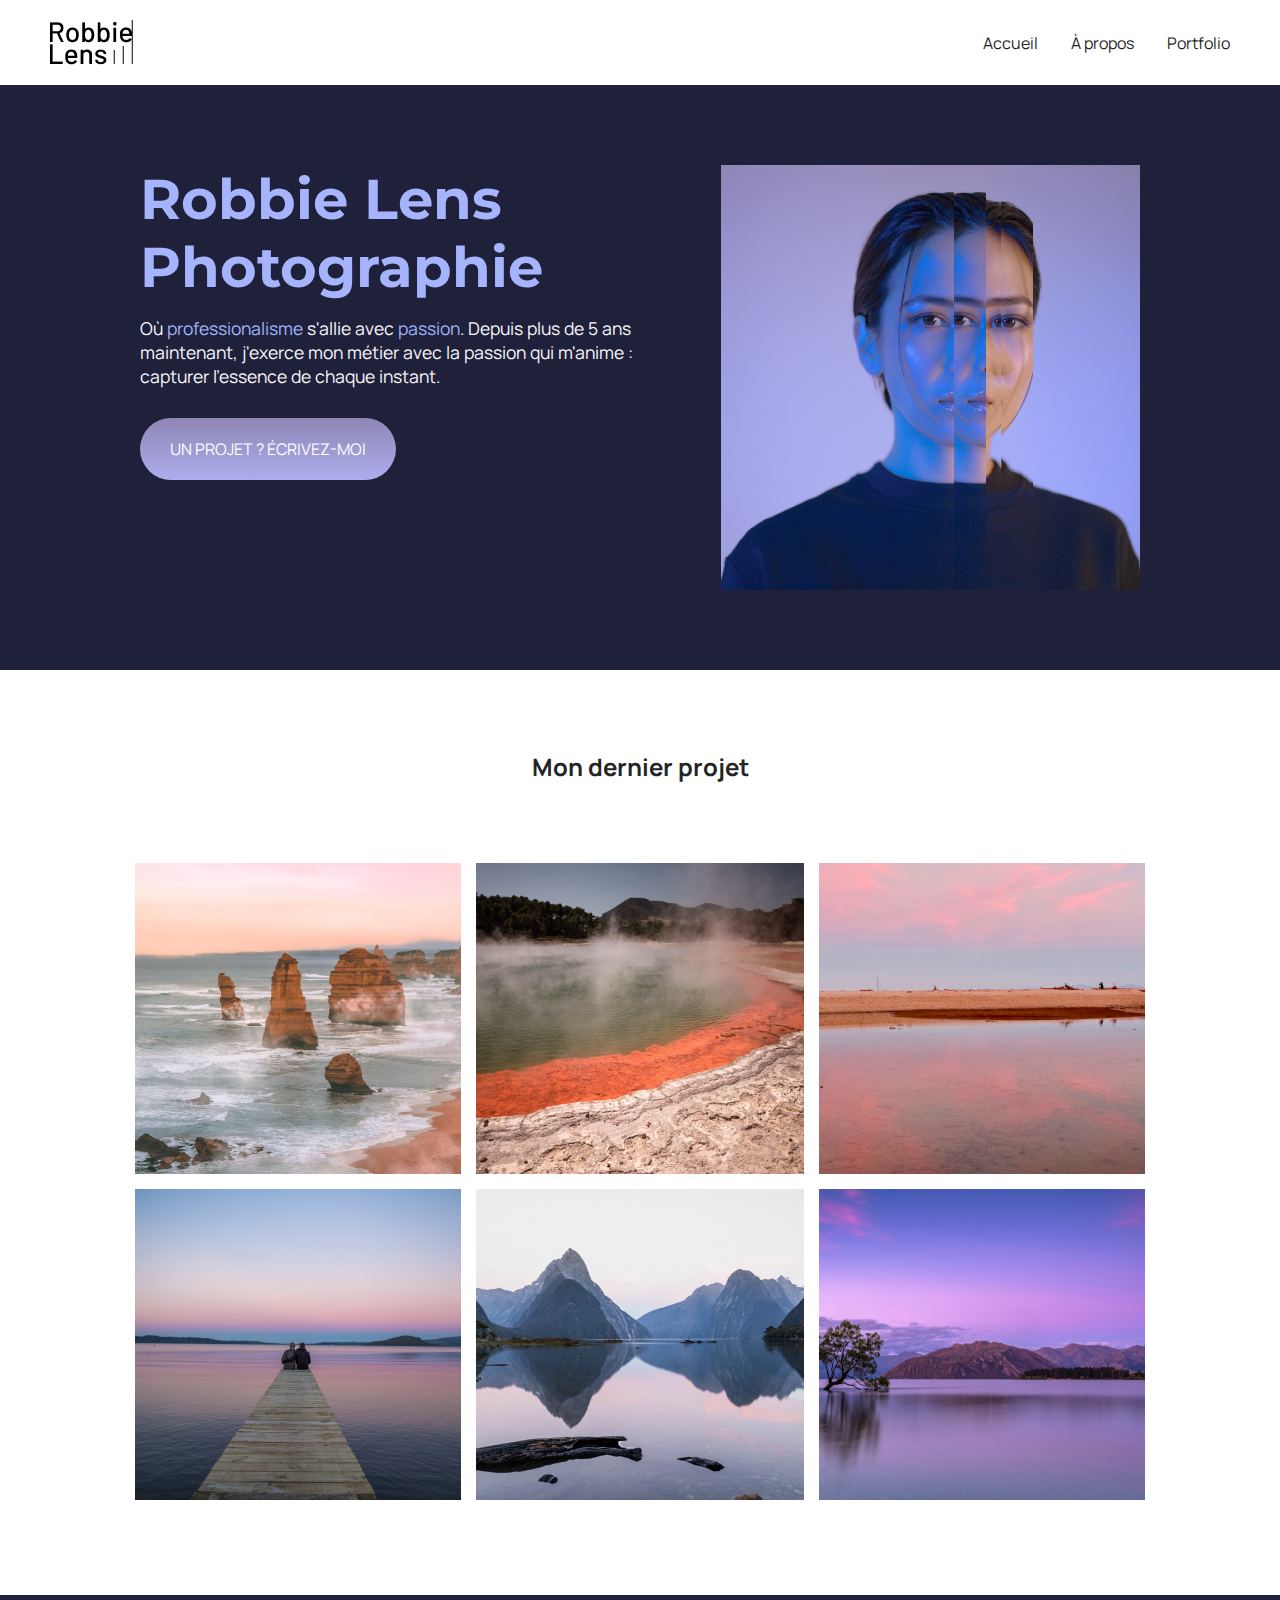
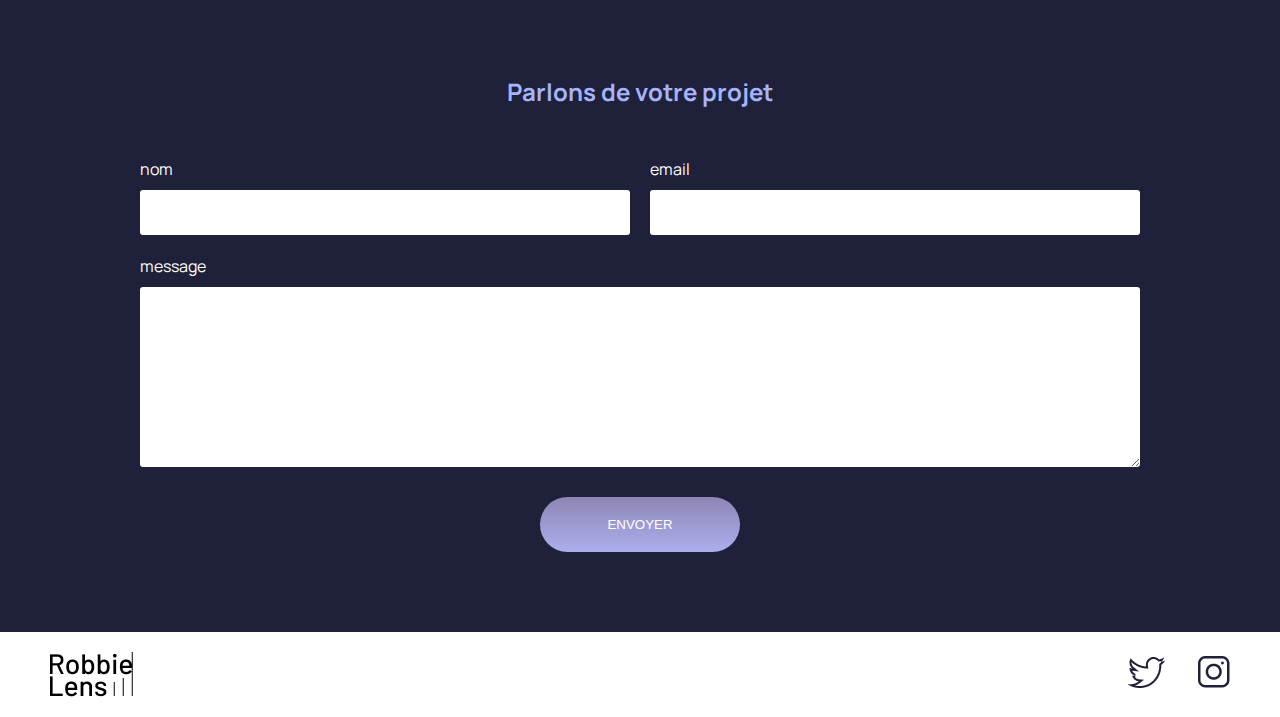
<file: index.html>
<!DOCTYPE html>
<html lang="fr">

<head>
    <meta charset="utf-8" >
    <title>Accueil - Robbie Lens Photographie</title>
    <link href="style/style.css" rel="stylesheet" >
    <link href="style/index.css" rel="stylesheet" >
    <link rel="preconnect" href="https://fonts.googleapis.com">
    <link rel="preconnect" href="https://fonts.gstatic.com" crossorigin>
    <link href="https://fonts.googleapis.com/css2?family=Manrope&family=Montserrat&display=swap" rel="stylesheet">
</head>

<body>
    <header>
        <nav>
            <img src="images/logo.png" alt="Logo Robbie Lens" >
            <div>
                <a href="index.html">Accueil</a>
                <a href="a-propos.html">À propos</a>
                <a href="portfolio.html">Portfolio</a>
            </div>
        </nav>
    </header>
    <main>
        <section class="accueil-introduction">
            <div>
                <h1>Robbie Lens Photographie</h1>
                <p>
                    Où <em>professionalisme</em> s'allie avec <em>passion</em>. Depuis
                    plus de 5 ans maintenant, j'exerce mon métier avec la passion
                    qui m'anime : capturer l'essence de chaque instant.
                </p>
                <a href="#contact" class="cta">UN PROJET ? ÉCRIVEZ-MOI</a>
            </div>
            <img src="images/robbie-lens.png" alt="Portrait avec effet de la photographe Robbie Lens" >
        </section>
        <section class="accueil-photos">
            <h2>Mon dernier projet</h2>
            <div>
                <img src="images/accueil/element-1.png" alt="Twelve apostles - Australie" >
                <img src="images/accueil/element-2.png" alt="Wai-O-Tapu - Nouvelle-Zélande" >
                <img src="images/accueil/element-3.png" alt="Parc National d'Abel Tasman - Nouvelle-Zélande" >
            </div>
            <div>
                <img src="images/accueil/element-4.png" alt="Lac Rotorua - Nouvelle-Zélande" >
                <img src="images/accueil/element-5.png" alt="Milford Sound - Nouvelle-Zélande" >
                <img src="images/accueil/element-6.png" alt="Lac Wanaka - Nouvelle-Zélande" >
            </div>
        </section>
        <section id="contact" class="section-contact">
            <h2>Parlons de votre projet</h2>
            <form method="get" action="#">
                <div class="form-nom-email">
                    <div class="form-column">
                        <label for="nom">nom</label>
                        <input type="text" name="nom" id="nom" >
                    </div>
                    <div class="form-column">
                        <label for="email">email</label>
                        <input type="email" name="email" id="email" >
                    </div>
                </div>
                <label for="message">message</label>
                <textarea name="message" id="message" rows="10"></textarea>
                <input type="submit" value="ENVOYER" class="cta" >
            </form>
        </section>
    </main>
    <footer>
        <img src="images/logo.png" alt="Logo Robbie Lens" >
        <div>
            <a target="_blank" href="https://twitter.com/" class="lien-icone">
                <img src="images/twitter.png" alt="Logo Twitter" >
            </a>
            <a target="_blank" href="https://www.instagram.com/" class="lien-icone">
                <img src="images/instagram.png" alt="Logo Instagram" >
            </a>
        </div>
    </footer>
</body>

</html>
</file>
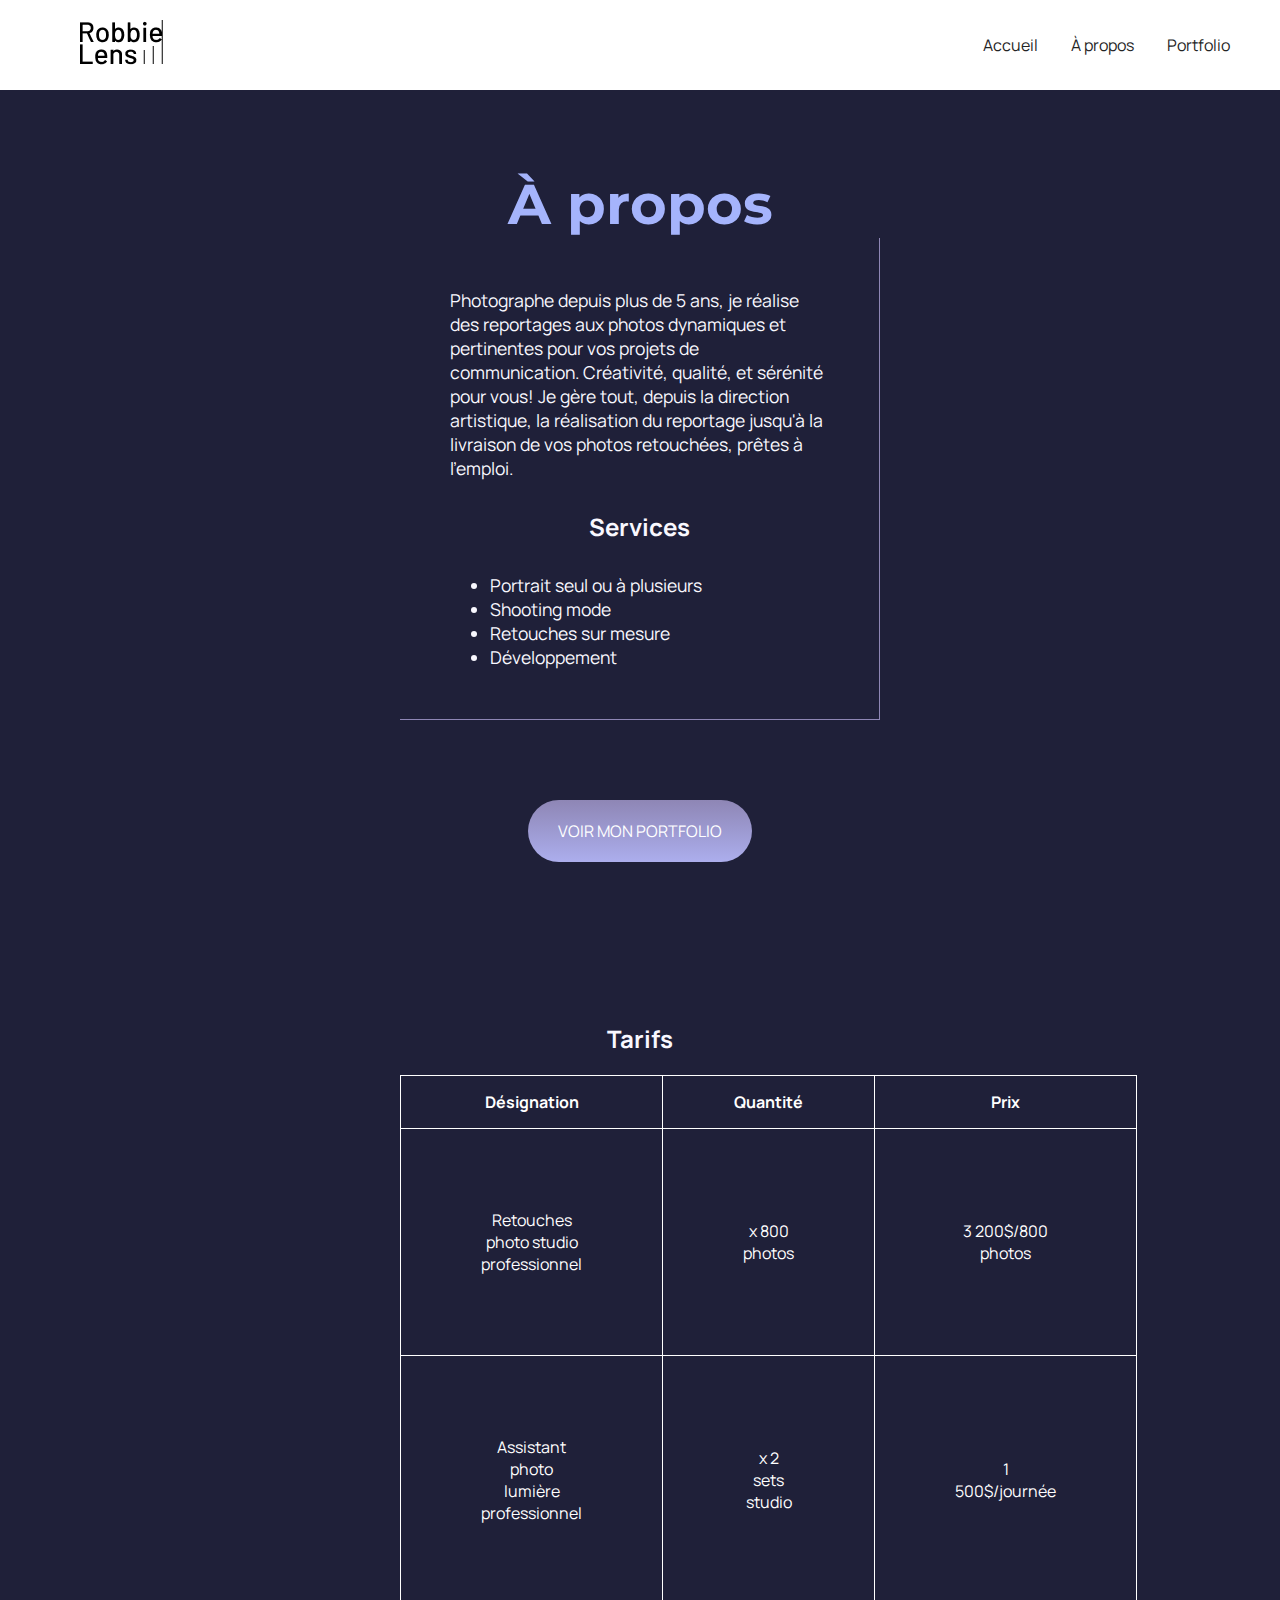
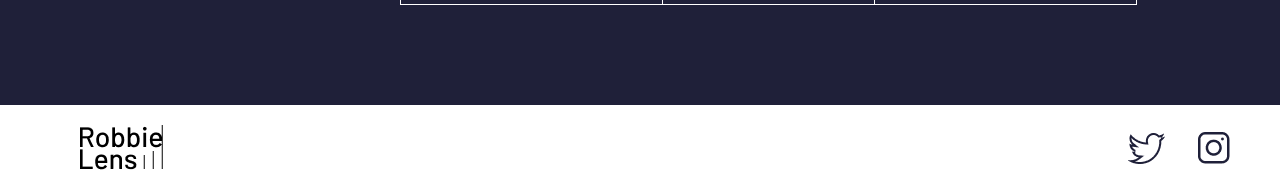
<file: a-propos.html>
<!DOCTYPE html>
<html lang="fr">

<head>
    <meta charset="utf-8" >
    <title>À propos - Robbie Lens Photographie</title>
    <link href="style/style.css" rel="stylesheet" >
    <link href="style/a-propos.css" rel="stylesheet" >
    <link rel="preconnect" href="https://fonts.googleapis.com">
    <link rel="preconnect" href="https://fonts.gstatic.com" crossorigin>
    <link href="https://fonts.googleapis.com/css2?family=Manrope&family=Montserrat&display=swap" rel="stylesheet">
</head>

<body>
    <header>
        <nav>
            <a href="index.html" class="lien-icone">
                <img src="images/logo.png" alt="Logo Robbie Lens" >
            </a>
            <div>
                <a href="index.html">Accueil</a>
                <a href="a-propos.html">À propos</a>
                <a href="portfolio.html">Portfolio</a>
            </div>
        </nav>
    </header>
    <main class="a-propos-main">
        <section>
            <h1>À propos</h1>
            <div class="carre-contenu">
                <p>
                    Photographe depuis plus de 5 ans, je réalise des reportages aux photos dynamiques et pertinentes
                    pour
                    vos
                    projets de communication. Créativité, qualité, et sérénité pour vous! Je gère tout, depuis la
                    direction
                    artistique, la réalisation du reportage jusqu'à la livraison de vos photos retouchées, prêtes à
                    l'emploi.
                </p>
                <h2>Services</h2>
                <ul>
                    <li>Portrait seul ou à plusieurs</li>
                    <li>Shooting mode</li>
                    <li>Retouches sur mesure</li>
                    <li>Développement</li>
                </ul>
            </div>
            <div>
                <a href="portfolio.html" class="cta">VOIR MON PORTFOLIO</a>
            </div>
        </section>
        <section class="section-tarifs">
            <h2>Tarifs</h2>
            <table>
                <tr>
                    <th>Désignation</th>
                    <th>Quantité</th>
                    <th>Prix</th>
                </tr>
                <tr>
                    <td>Retouches photo studio professionnel</td>
                    <td>x 800 photos</td>
                    <td>3 200$/800 photos</td>
                </tr>
                <tr>
                    <td>Assistant photo lumière professionnel</td>
                    <td>x 2 sets studio</td>
                    <td>1 500$/journée</td>
                </tr>
            </table>
        </section>
    </main>
    <footer>
        <a href="index.html" class="lien-icone">
            <img src="images/logo.png" alt="Logo Robbie Lens" >
        </a>
        <div>
            <a target="_blank" href="https://twitter.com/" class="lien-icone">
                <img src="images/twitter.png" alt="Logo Twitter" >
            </a>
            <a target="_blank" href="https://www.instagram.com/" class="lien-icone">
                <img src="images/instagram.png" alt="Logo Instagram" >
            </a>
        </div>
    </footer>
</body>

</html>
</file>
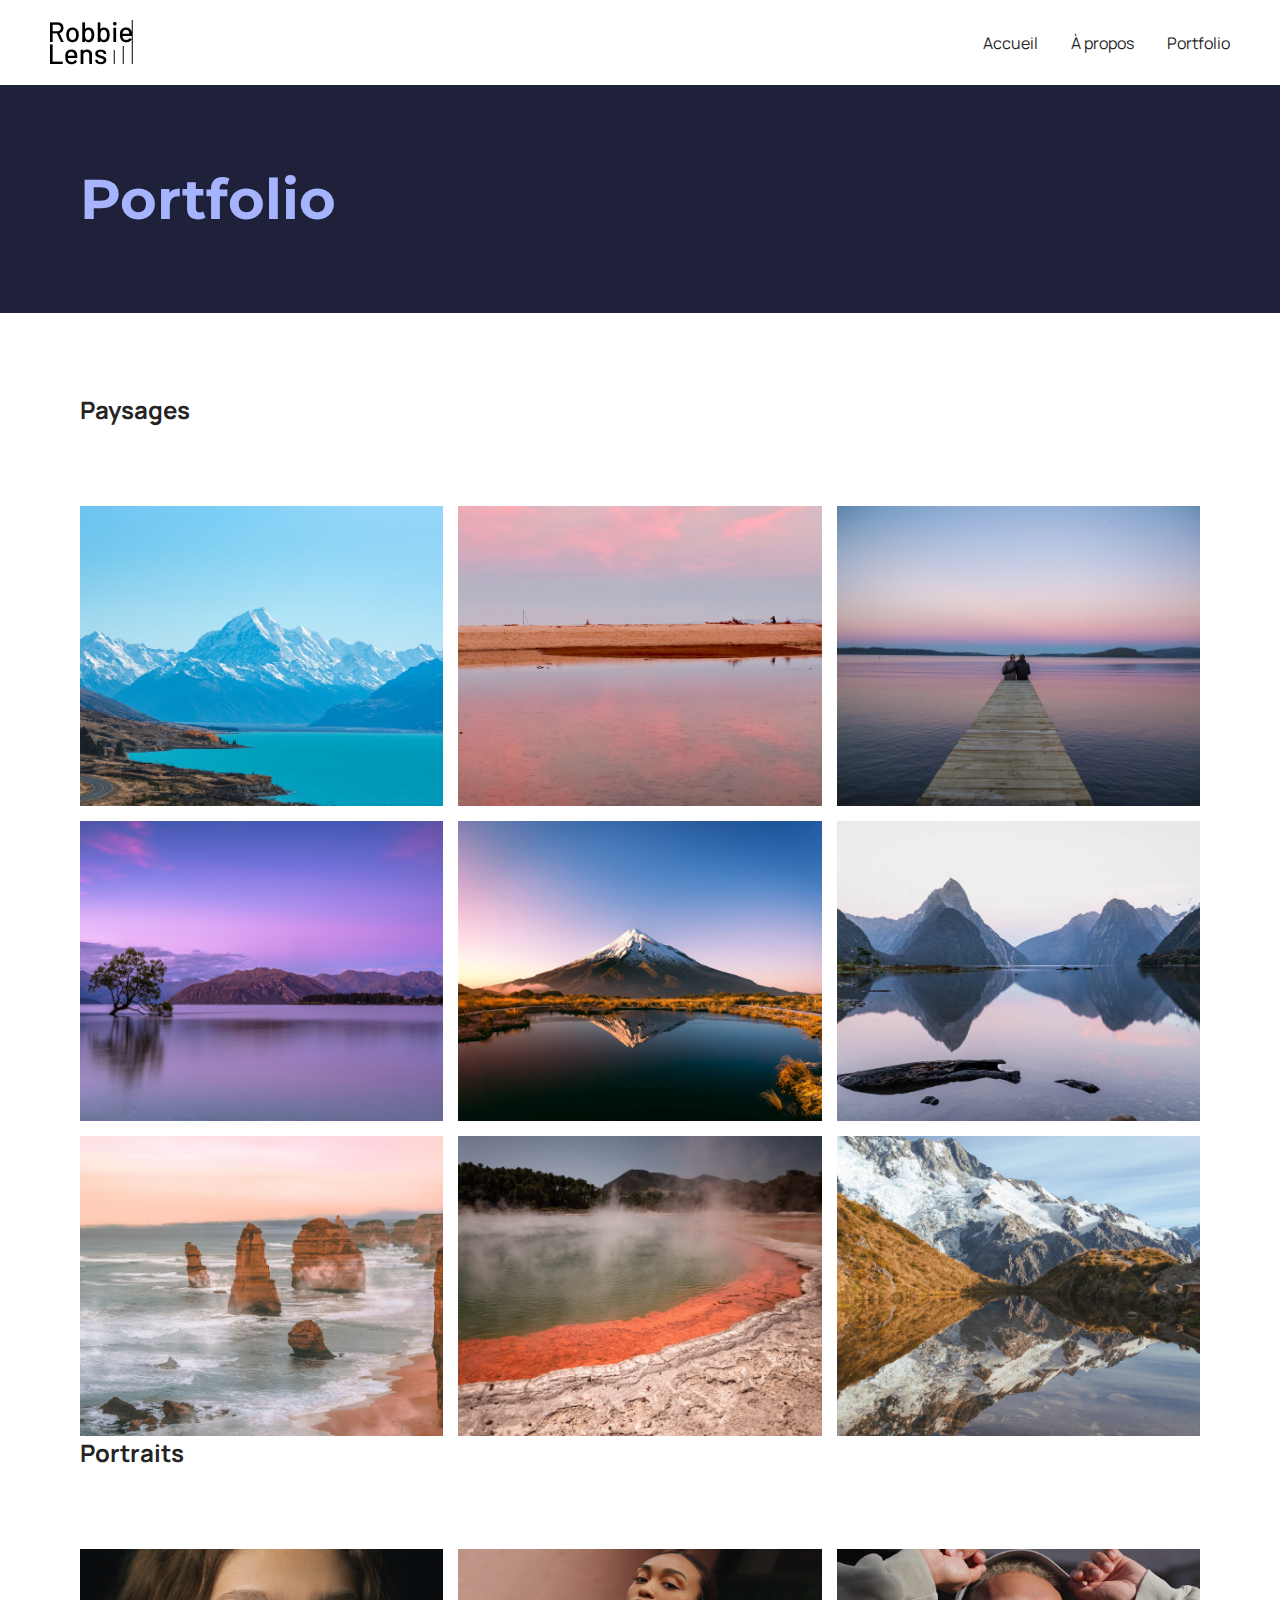
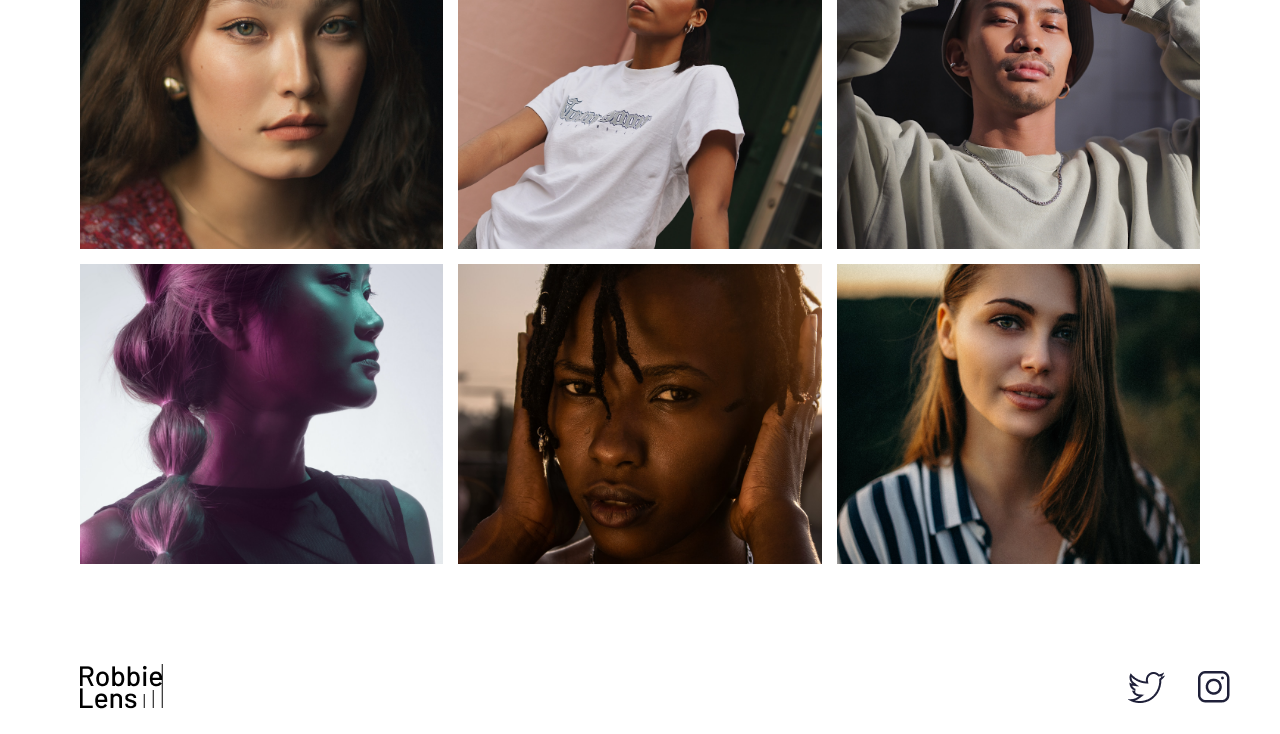
<file: portfolio.html>
<!DOCTYPE html>
<html lang="fr">

<head>
    <meta charset="utf-8" >
    <title>Portfolio - Robbie Lens Photographie</title>
    <link href="style/style.css" rel="stylesheet" >
    <link href="style/portfolio.css" rel="stylesheet" >
    <link rel="preconnect" href="https://fonts.googleapis.com">
    <link rel="preconnect" href="https://fonts.gstatic.com" crossorigin>
    <link href="https://fonts.googleapis.com/css2?family=Manrope&family=Montserrat&display=swap" rel="stylesheet">
</head>

<body>
    <header>
        <nav>
            <img src="images/logo.png" alt="Logo Robbie Lens" >
            <div>
                <a href="index.html">Accueil</a>
                <a href="a-propos.html">À propos</a>
                <a href="portfolio.html">Portfolio</a>
            </div>
        </nav>
    </header>
    <main>
        <section>
            <h1>Portfolio</h1>
        </section>
        <section class="portfolio-section-photos">
            <h2>Paysages</h2>
            <div class="grid-paysages">
                <a href="images/portfolio/paysage1.jpg" class="lien-conteneur-photo">
                    <img src="images/portfolio/paysage1.jpg" alt="Mont Aoraki - Nouvelle-Zélande" >
                    <div class="photo-hover">Voir la photo</div>
                </a>
                <a href="images/portfolio/paysage2.jpg" class="lien-conteneur-photo">
                    <img src="images/portfolio/paysage2.jpg" alt="Parc National d'Abel Tasman - Nouvelle-Zélande" >
                    <div class="photo-hover">Voir la photo</div>
                </a>
                <a href="images/portfolio/paysage3.jpg" class="lien-conteneur-photo">
                    <img src="images/portfolio/paysage3.jpg" alt="Lac Rotorua - Nouvelle-Zélande" >
                    <div class="photo-hover">Voir la photo</div>
                </a>
                <a href="images/portfolio/paysage4.jpg" class="lien-conteneur-photo">
                    <img src="images/portfolio/paysage4.jpg" alt="Lac Wanaka - Nouvelle-Zélande" >
                    <div class="photo-hover">Voir la photo</div>
                </a>
                <a href="images/portfolio/paysage5.jpg" class="lien-conteneur-photo">
                    <img src="images/portfolio/paysage5.jpg" alt="Mont Taranaki - Nouvelle-Zélande" >
                    <div class="photo-hover">Voir la photo</div>
                </a>
                <a href="images/portfolio/paysage6.jpg" class="lien-conteneur-photo">
                    <img src="images/portfolio/paysage6.jpg" alt="Milford Sound - Nouvelle-Zélande" >
                    <div class="photo-hover">Voir la photo</div>
                </a>
                <a href="images/portfolio/paysage7.jpg" class="lien-conteneur-photo">
                    <img src="images/portfolio/paysage7.jpg" alt="Twelve Apostle - Australie" >
                    <div class="photo-hover">Voir la photo</div>
                </a>
                <a href="images/portfolio/paysage8.jpg" class="lien-conteneur-photo">
                    <img src="images/portfolio/paysage8.jpg" alt="Wai-O-Tapu - Nouvelle-Zélande" >
                    <div class="photo-hover">Voir la photo</div>
                </a>
                <a href="images/portfolio/paysage9.jpg" class="lien-conteneur-photo">
                    <img src="images/portfolio/paysage9.jpg" alt="Mont Cook - Nouvelle Zélande" >
                    <div class="photo-hover">Voir la photo</div>
                </a>
            </div>
            <h2>Portraits</h2>
            <div class="grid-portraits">
                <a href="images/portfolio/portrait1.jpg" class="lien-conteneur-photo">
                    <img src="images/portfolio/portrait1.jpg" alt="Portrait jeune femme 1" >
                    <div class="photo-hover">Voir la photo</div>
                </a>
                <a href="images/portfolio/portrait2.jpg" class="lien-conteneur-photo">
                    <img src="images/portfolio/portrait2.jpg" alt="Portrait jeune femme 2" >
                    <div class="photo-hover">Voir la photo</div>
                </a>
                <a href="images/portfolio/portrait3.jpg" class="lien-conteneur-photo">
                    <img src="images/portfolio/portrait3.jpg" alt="Portrait jeune homme 3" >
                    <div class="photo-hover">Voir la photo</div>
                </a>
                <a href="images/portfolio/portrait4.jpg" class="lien-conteneur-photo">
                    <img src="images/portfolio/portrait4.jpg" alt="Portrait jeune femme 4" >
                    <div class="photo-hover">Voir la photo</div>
                </a>
                <a href="images/portfolio/portrait5.jpg" class="lien-conteneur-photo">
                    <img src="images/portfolio/portrait5.jpg" alt="Portrait jeune femme 5" >
                    <div class="photo-hover">Voir la photo</div>
                </a>
                <a href="images/portfolio/portrait6.jpg" class="lien-conteneur-photo">
                    <img src="images/portfolio/portrait6.jpg" alt="Portrait jeune femme 6" >
                    <div class="photo-hover">Voir la photo</div>
                </a>

            </div>
        </section>
    </main>
    <footer>
        <a href="index.html" class="lien-icone">
            <img src="images/logo.png" alt="Logo Robbie Lens" >
        </a>
        <div>
            <a target="_blank" href="https://twitter.com/" class="lien-icone">
                <img src="images/twitter.png" alt="Logo Twitter" >
            </a>
            <a target="_blank" href="https://www.instagram.com/" class="lien-icone">
                <img src="images/instagram.png" alt="Logo Instagram" >
            </a>
        </div>
    </footer>
</body>

</html>
</file>
<file: style/style.css>
* {
    margin: 0;
  }
  
  body {
    font-family: 'Manrope', sans-serif;
    font-size: 1em;
    background-color: #1f2039;
  }
  
  a {
    color: #242424;
    text-decoration: none;
  }
  
  em {
    color: #a5b4fc;
    font-style: normal;
  }
  
  h1 {
    font-size: 3.5em;
    color: #a5b4fc;
    font-family: 'Montserrat', sans-serif;
  }
  
  h2 {
    color: #f9f8ff;
  }
  
  p,
  li {
    font-size: 1.1em;
    color: #f9f8ff;
  }
  
  header,
  footer {
    background-color: white;
    padding: 20px 50px;
  }
  
  .cta {
    display: inline-block;
    background: linear-gradient(#8e86b5, #acaeed);
    color: white;
    border-radius: 50px;
    padding: 20px 30px;
  }
  
  a:hover {
    text-decoration: underline;
  }
  
  .cta:hover {
    background: linear-gradient(#696484, #8788ba);
    text-decoration: none;
  }
  
  .lien-icone {
    margin-left: 30px;
  }
  
  .lien-icone:hover {
    opacity: 0.5;
  }
  
  section {
    padding: 80px;
  }
  
  footer,
  nav {
    display: flex;
    flex-direction: row;
    align-items: center;
    justify-content: space-between;
  }
  
  nav a {
    margin-left: 30px;
  }

@media screen and (max-width: 996px) {
  header nav {
    flex-direction: column;
    align-items: center;
    justify-content: center;
  }

  header nav img {
    margin-bottom: 20px;
  }

  header,
  footer {
    padding: 20px 20px;
  }

  h1 {
    font-size: 2em;
  }

  section {
    padding: 50px 20px 50px 20px;
  }

  nav a {
    margin-left: 10px;
    margin-right: 10px;
  }
}
</file>
<file: style/index.css>
.accueil-photos {
    background-color: white;
    padding: 80px;
  }
  
  .accueil-photos h2 {
    color: #242424;
    text-align: center;
    margin-bottom: 80px;
  }
  
  .accueil-photos div {
    display: flex;
    flex-direction: row;
    gap: 15px;
    justify-content: center;
    margin-bottom: 15px;
  }
  
  .accueil-introduction {
    display: flex;
    flex-direction: row;
    max-width: 1000px;
    align-items: flex-start;
    margin: auto;
  }
  
  .accueil-introduction h1 {
    margin-bottom: 15px;
  }
  
  .accueil-introduction p {
    margin-bottom: 30px;
  }
  
  .accueil-introduction div {
    padding-right: 80px;
  }

.section-contact h2 {
  color: #a5b4fc;
  text-align: center;
  margin-bottom: 50px;
}

form {
  display: flex;
  flex-direction: column;
  max-width: 1000px;
  margin: auto;
  color: white;
}

.form-nom-email {
  display: flex;
  flex-direction: row;
  gap: 20px;
}

.form-column {
  flex: 1;
  display: flex;
  flex-direction: column;
  margin-bottom: 20px;
}

input,
textarea {
  padding: 15px;
  border-radius: 3px;
  border: none;
}

label {
  margin-bottom: 10px;
}

input[type='submit'] {
  width: 200px;
  margin: auto;
  margin-top: 30px;
}

@media screen and (max-width: 996px) {
  .accueil-introduction {
    flex-direction: column;
    align-items: center;
    justify-content: center;
  }

  .accueil-introduction div {
    padding-right: 0;
    text-align: center;
    order: 2;
  }

  .accueil-introduction img {
    order: 1;
    margin-bottom: 20px;
    width: 100%;
  }

  .accueil-photos {
    padding: 20px;
  }

  .accueil-photos div {
    flex-direction: column;
  }

  .section-contact {
    padding: 50px 20px;
  }

  .form-nom-email {
    flex-direction: column;
    gap: 0;
  }
}
</file>
<file: style/a-propos.css>
.carre-contenu {
    border-right: 1px solid #8e86b5;
    border-bottom: 1px solid #8e86b5;
    padding: 50px;
    margin-bottom: 80px;
  }
  
  .carre-contenu h2 {
    margin-top: 30px;
  }
  
  .carre-contenu ul {
    margin-top: 30px;
  }
  
  .carre-contenu + div {
    text-align: center;
  }
  
  .a-propos-main {
    width: 50%;
    margin: auto;
  }

table {
    border-collapse: collapse;
    text-align: center;
    color: white;
    width: 100%;
    margin: 20px auto;
}

td {
    padding: 80px;
}

th {
    padding: 15px;
}

td, th {
    border: 1px solid white;
    color: white;
}

h1,
h2 {
  text-align: center;
}

@media screen and (max-width: 996px) {
  .section-tarifs {
    display: none;
  }
}
</file>
<file: style/portfolio.css>
.portfolio-section-photos {
    background-color: white;
  }
  
  .portfolio-section-photos h2 {
    color: #242424;
    margin-bottom: 80px;
  }
  
  .grid-paysages {
    display: grid;
    grid-template-columns: 1fr 1fr 1fr;
    grid-template-rows: 300px 300px 300px;
    gap: 15px;
  }
  
  .grid-portraits {
    display: grid;
    grid-template-columns: 1fr 1fr 1fr;
    grid-template-rows: 300px 300px;
    gap: 15px;
  }
  
  .grid-paysages img,
  .grid-portraits img {
    width: 100%;
    height: 100%;
    object-fit: cover;
  }
  
  .lien-conteneur-photo {
    position: relative;
  }
  
  .photo-hover {
    position: absolute;
    top: 0;
    left: 0;
    right: 0;
    bottom: 0;
    display: flex;
    align-items: center;
    justify-content: center;
    font-size: 1.5em;
    color: white;
    background-color: rgba(0, 0, 0, 0.7);
    display: none;
  }
  
  .lien-conteneur-photo:hover .photo-hover {
    display: flex;
  }

@media screen and (max-width: 996px) {
  .grid-paysages {
    grid-template-columns: 1fr;
    gap: 15px;
  }

  .grid-portraits {
    grid-template-columns: 1fr;
    gap: 15px;
  }
}
</file>
